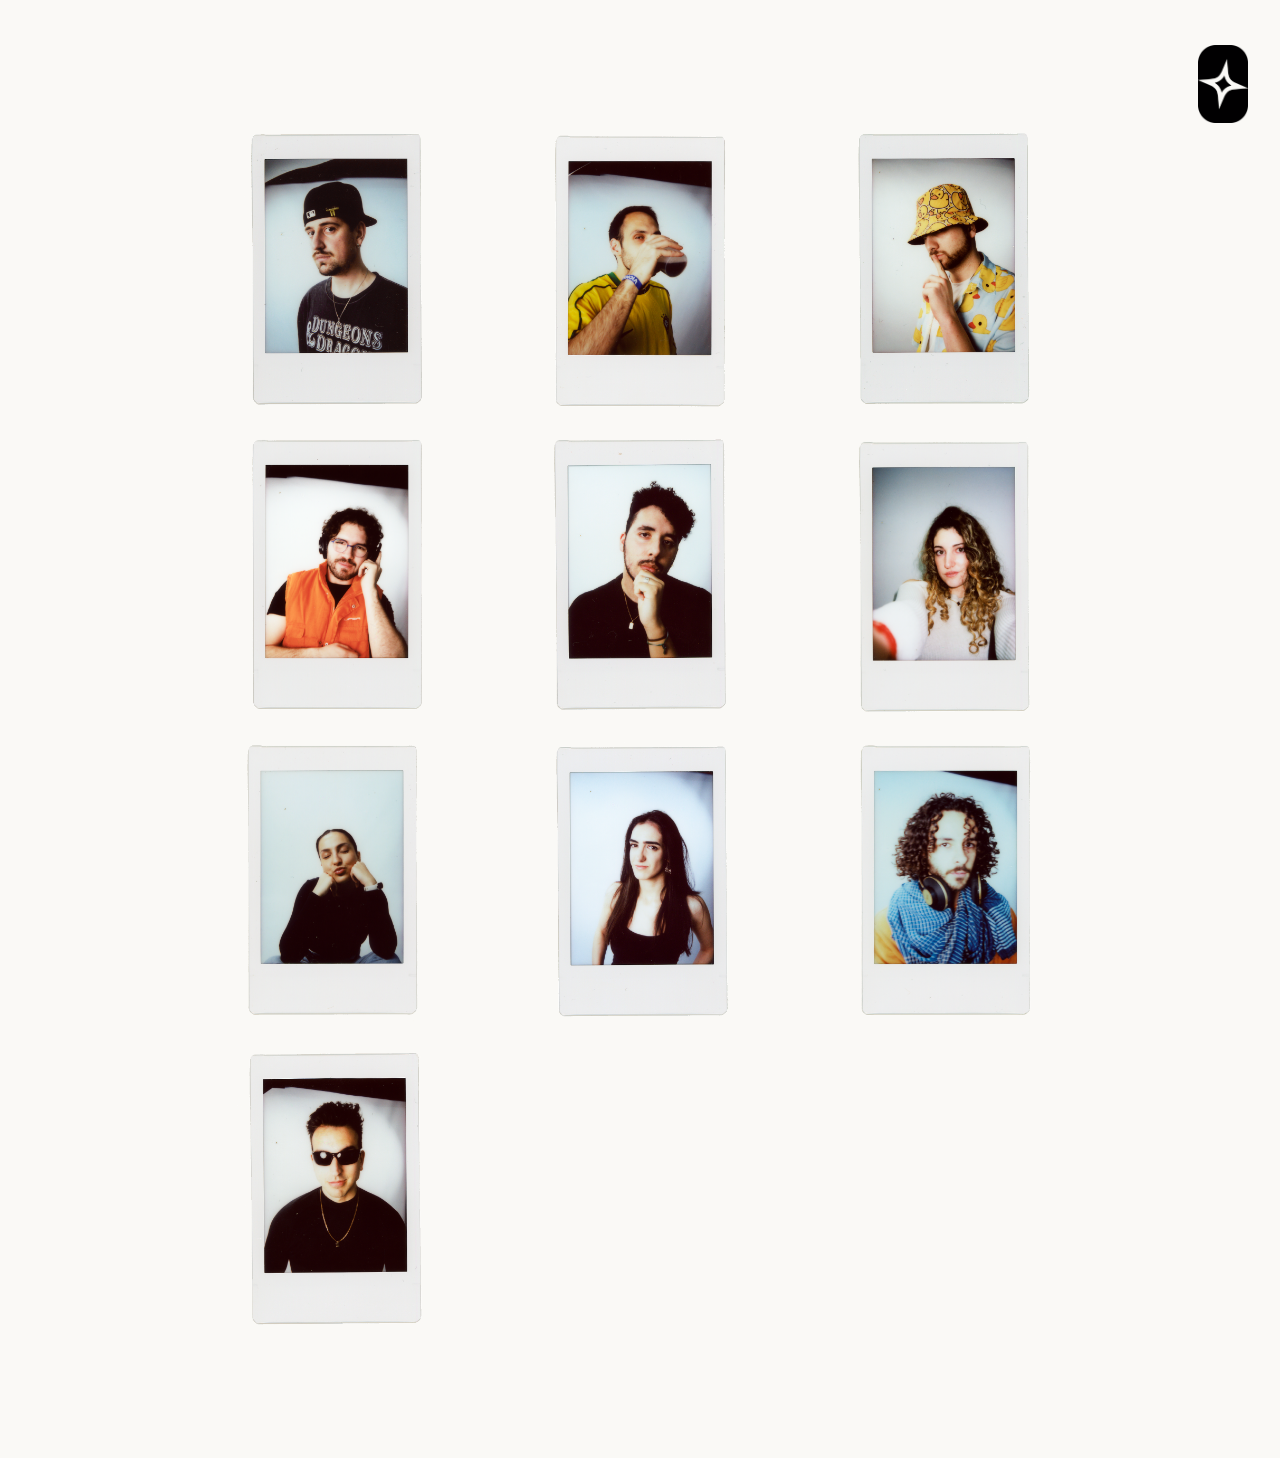
<file: polaroids/index.html>
<!DOCTYPE html>
<html lang="es">
<head>
    <meta charset="UTF-8">
    <meta name="viewport" content="width=device-width, initial-scale=1.0">
    <title>Ciclo Productions</title>
    <link rel="stylesheet" href="../CSS/index.css">
</head>
<body style="background-color: #FAF9F6;">
    <div id="proyectos">
        <div id="header">
            <a href="../index.html">
                <img class="cicloIcon pointer" id="iconHeader" src="../img/icononegro.png" alt="">
              </a>
        </div>
        <div id="content">    
        </div>
    </div>
    <div class="gallery">
        <div class="polaroid" onclick="flipImage(this)">
            <img src="../img/polaroids/Raul 2.png" alt="Polaroid">
            <img src="../img/polaroids/desc_raul.png" alt="Polaroid reverso" class="back">
        </div>
        <div class="polaroid" onclick="flipImage(this)">
            <img src="../img/polaroids/Chema.png" alt="Polaroid">
            <img src="../img/polaroids/desc_chema.png" alt="Polaroid reverso" class="back">
        </div>
        <div class="polaroid" onclick="flipImage(this)">
            <img src="../img/polaroids/Dani.png" alt="Polaroid">
            <img src="../img/polaroids/desc_daniel.png" alt="Polaroid reverso" class="back">
        </div>
        <div class="polaroid" onclick="flipImage(this)">
            <img src="../img/polaroids/David.png" alt="Polaroid">
            <img src="../img/polaroids/desc_david.png" alt="Polaroid reverso" class="back">
        </div>
        <div class="polaroid" onclick="flipImage(this)">
            <img src="../img/polaroids/Diego 1.png" alt="Polaroid">
            <img src="../img/polaroids/desc_diego.png" alt="Polaroid reverso" class="back">
        </div>
        <div class="polaroid" onclick="flipImage(this)">
            <img src="../img/polaroids/Judy 4.png" alt="Polaroid">
            <img src="../img/polaroids/desc_judy.png" alt="Polaroid reverso" class="back">
        </div>
        <div class="polaroid" onclick="flipImage(this)">
            <img src="../img/polaroids/Lidia 2.png" alt="Polaroid">
            <img src="../img/polaroids/desc_lidia.png" alt="Polaroid reverso" class="back">
        </div>
        <div class="polaroid" onclick="flipImage(this)">
            <img src="../img/polaroids/Lucia.png" alt="Polaroid">
            <img src="../img/polaroids/desc_lucia.png" alt="Polaroid reverso" class="back">
        </div>
        <div class="polaroid" onclick="flipImage(this)">
            <img src="../img/polaroids/Rodri.png" alt="Polaroid">
            <img src="../img/polaroids/desc_rodri.png" alt="Polaroid reverso" class="back">
        </div>
        <div class="polaroid" onclick="flipImage(this)">
            <img src="../img/polaroids/Teje.png" alt="Polaroid">
            <img src="../img/polaroids/desc_teje.png" alt="Polaroid reverso" class="back">
        </div>
    </div>
    <script src="./js/script.js"></script>
</body>
</html>
</file>
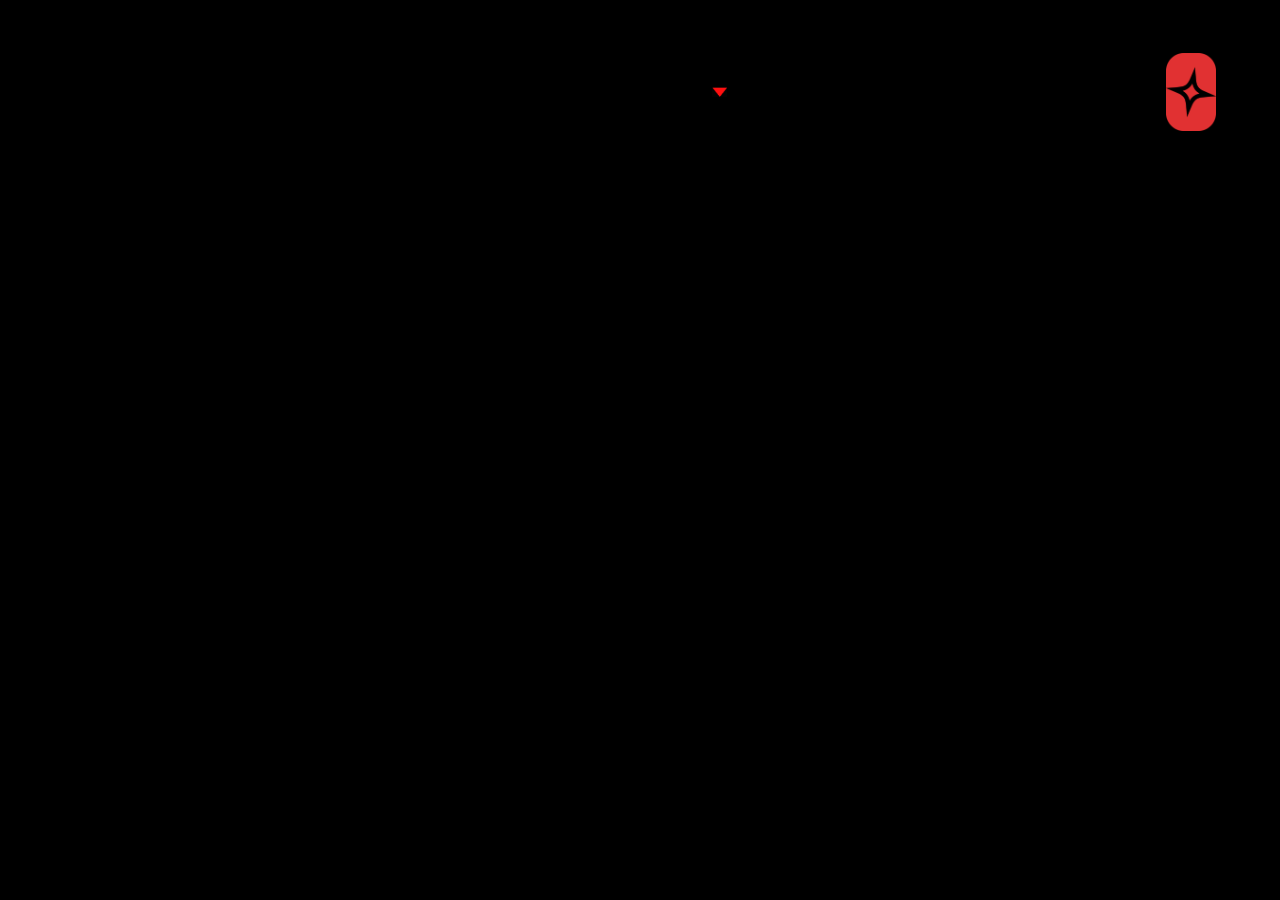
<file: proyecto/index.html>
<!DOCTYPE html>
<html lang="en">
<head>
    <meta charset="UTF-8">
    <meta name="viewport" content="width=device-width, initial-scale=1.0">
    <title>Ciclo Productions</title>
    <link rel="stylesheet" href="./css/index.css">
</head>
<body>
    <div id="proyectos">
        <div id="header">
            <div class="ordenador">nuestra videoteca</div>
            <div id="menu"><div id="thisCiclo"></div> <img src="./img/dropdown.png" alt="" id="menuArrow"></div>
            <img class="cicloIcon pointer" id="iconHeader" src="../img/iconorojo.png" alt="">
        </div>
        <div id="content">    
        </div>
    </div>
    <div id="passPage" class="hidePass">
        <div id="passContent">
            <div>system# cargando ciclogénesis explosiva</div>
            <div>o</div>
            <div>o</div>
            <div>o</div>
            <div>system# error</div>
            <div>system# necesaria contraseña</div>
            <div id="formPass">
                <input type="password" id="passInput"/>
                <div id="sendPass">enviar</div>
            </div>  
        </div>
    </div>
    <script src="./js/index.js"></script>
</body>
</html>
</file>
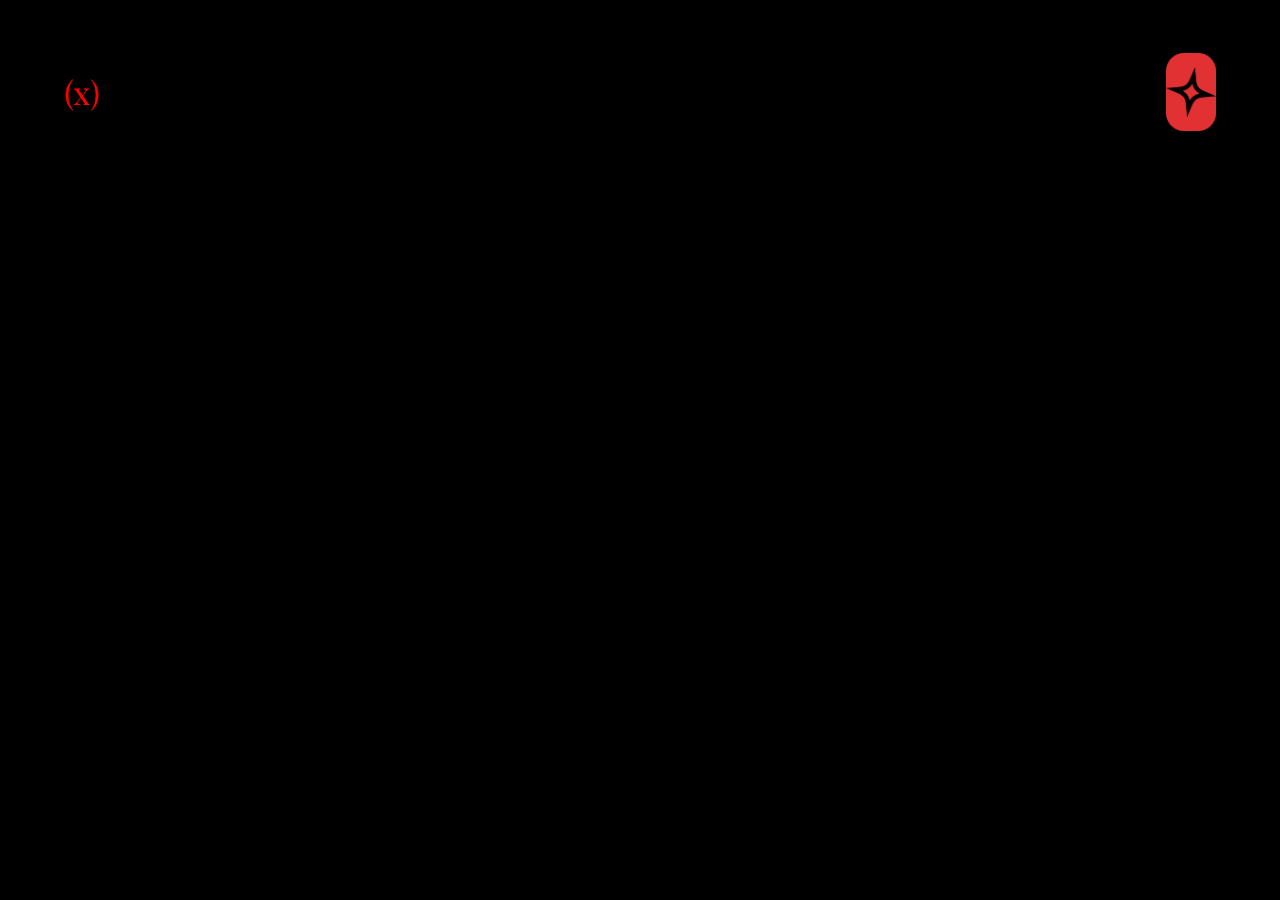
<file: proyecto/corto/index.html>
<!DOCTYPE html>
<html lang="en">
<head>
    <meta charset="UTF-8">
    <meta name="viewport" content="width=device-width, initial-scale=1.0">
    <title>Ciclo Productions</title>
    <link rel="stylesheet" href="./css/index.css">
</head>
<body>
    <div id="corto">
        <div id="header">
            <div id="titulo" class="pointer">(x)</div>
            <img class="cicloIcon pointer" id="iconHeader" src="../../img/iconorojo.png" alt="">
        </div>
        <div id="content">
            <iframe id="cortoVideo" title="YouTube video player" frameborder="0" 
            allow="accelerometer; autoplay; clipboard-write; 
            encrypted-media; gyroscope; picture-in-picture; web-share" 
            referrerpolicy="strict-origin-when-cross-origin" allowfullscreen></iframe> 
            <div id="curiosidades"></div>
        </div>
    </div>
    <script src="./js/index.js" ></script>
</body>
</html>
</file>
<file: CSS/index.css>
@font-face {
    font-family: PlayfairDisplay;
    src: url(../fuente/Playfair_Display/PlayfairDisplay-VariableFont_wght.ttf) format('woff');
  }

@font-face {
    font-family: helvetica;
    src: url(../fuente/helvetica/Helvetica.ttf) format('woff');
}

*{
    font-family: PlayfairDisplay;
    line-height: 1.4;
}

body{
    margin: 0;
    scroll-behavior: smooth;
}

#container{
    height: 100vh;
    scroll-snap-type: y mandatory;
    overflow-y: scroll;
}

.section{
    height: 100vh; 
    scroll-snap-align: start;
}

.movil{
    display: none;
}

.linkMus{
    color: teal;
    text-decoration: none;
}

.linkGala{
    color: orange;
    text-decoration: none;
}

.linkNiebla{
    color: darkblue;
    text-decoration: none;
}

#main{
    position: relative;
    display: flex;
    flex-direction: column;
    flex-wrap: nowrap;
    justify-content: center;
    align-items: center;
    background-color: #FAF9F6;
}

#header{
    display: flex;
    flex-direction: row;
    width: 100%;
    justify-content: end;
    margin-top: 5vh;
    margin-right: 5vw;
    background-color: #FAF9F6;
}

#globoMain {
    position: absolute;
    width: 15vw;
    top: 20%;
    left: 10%;
    transform: translate(-50%, -50%);
    transition: transform 0.5s linear;
}

.boton{
    padding: 0px 20px ;
    font-size: 20px;
    color:#555555;
}

.pointer:hover{
    cursor: pointer;
}

.boton:hover{
    opacity: 80%;
    cursor: pointer;
}

.boton:active{
    opacity: 50%;
}

#info{
    width: 100%;
    height: fit-content;
    display: flex;
    flex-direction: row;
    flex-wrap: nowrap;
    justify-content: space-between;
    align-items: end;
    background-color: #FAF9F6;
}

#separacionInfo{
    width: 10px;
}

#cicloImg{
    width: 65vw;
    padding-left: 2vw;
}
#cicloText{
    width: 25vw;
    color: #1c1c1c;
    font-size: 28px;
    padding-right: 2vw;
    padding-bottom: 5vh;
}

#videoteca{
    background-image: url("../img/fondovinos.gif");
    background-size: cover;
    display: flex;
    align-items: center;
    flex-direction: column;
    color:  #FAF9F6;
    position: relative;
}

.secondHeader{
    width: 90vw;
    font-size: 32px;
    display:flex;
    align-items: center;
    justify-content: space-between;
    flex-wrap: nowrap;
    flex-direction: row;
    margin-top: 5vh;
}

.cicloIcon{
    width: 50px;
}

#sliderVinoteca{
    width: 60vw;
    height:80vh;
    display: flex;
    flex-direction: row;
    flex-wrap: nowrap;
    align-items: center;
    justify-content: space-between;
    font-size: 40px;
}

#sliderContent{
    width: 100vw;
    display: flex;
    flex-direction: row;
    justify-content: space-between;
    align-items: center;
    position: relative;
    margin: 20px;
}

#currentCicloText{
    font-family: helvetica;
    width:25vw;
    height: fit-content;
    font-size: 20px;
    text-align: left;
}

#currentCicloText h1{
    font-size: 35px;
}

.sliderButtons:hover{
    cursor: pointer;
    transform: scale(0.9);
    opacity: 60%;
}

.sliderButtons:active{
    cursor: pointer;
    transform: scale(1.1);
    opacity: 10%;
}

.sliderMostrarVinoIz{
    animation: sliderMostrarVinoIz 1s 1;
    animation-fill-mode: forwards;
}

.sliderOcultarVinoIz{
    animation: sliderOcultarVinoIz 1s 1;
    animation-fill-mode: forwards;
}

.sliderMostrarVinoDer{
    animation: sliderMostrarVinoDer 1s 1;
    animation-fill-mode: forwards;
}

.sliderOcultarVinoDer{
    animation: sliderOcultarVinoDer 1s 1;
    animation-fill-mode: forwards;
}

@keyframes sliderMostrarVinoIz{
    0%{transform: scale(0.8,0.8); right: 30%; opacity: 0;}
    100%{transform: scale(1,1); right: 0%; opacity: 1;}
}

@keyframes sliderOcultarVinoIz {
    0%{transform: scale(1,1); left: 0%; opacity: 1;}
    100%{transform: scale(0.8,0.8); left: 30%; opacity: 0;}
}

@keyframes sliderMostrarVinoDer{
    0%{transform: scale(0.8,0.8); left: 30%; opacity: 0;}
    100%{transform: scale(1,1); left: 0%; opacity: 1;}
}

@keyframes sliderOcultarVinoDer {
    0%{transform: scale(1,1); right: 0%; opacity: 1;}
    100%{transform: scale(0.8,0.8); right: 30%; opacity: 0;}
}

#proyectos{
    background-color: #FAF9F6;
    display: flex;
    flex-direction: column;
    justify-content: start;
    align-items: center;
    position: relative;
}


#contentProyectos{
    display: flex;
    flex-direction: column;
    flex-wrap: nowrap;
    justify-content: space-around;
    align-items: start;
    height: 40vh;
}

.flexRowButtons{
    width: 90vw;
    display: flex;
    flex-wrap: nowrap;
    flex-direction: row;
    justify-content: start;
}

.botonesProyectos{
    font-size: 40px;
    border-radius: 25px;
    padding: 15px 10px;
    width: 550px;
}

.botonesProyectos:hover{
    cursor: pointer;
    transform: scale(0.9);
    opacity: 0.8;
}

.botonesProyectos:active{
    cursor: pointer;
    transform: scale(1.1);
    opacity: 0.5;
}

#galaProyectos{
    background-image: url("../img/gala.png");
    background-size: cover;
}
#musProyectos{
    background-image: url("../img/mus.png");
    background-size: cover;
}
#becasProyectos{
    background-image: url("../img/niebla.png");
    background-size: cover;
}

#cicloMascota{
    position: absolute;
    bottom: 0px;
    right: 2vw;
    width: 50vw;
}


.popUp{
    position: absolute;
    overflow: hidden;
    width: 100%;
    height: 100%;
    z-index: 15;

    display: flex;
    flex-direction: column;
    align-items: center;

    transform: scale(0);
}

#galaPopUp{
    background-color: #ffd425;
}
.contentGala{
    display: flex;
    flex-wrap: wrap;
    justify-content: space-around;
    align-items: center;
    height: fit-content;
    width: 100%;
}

.contentGala:nth-child(even){
    flex-direction: row-reverse;
}

.textGala{
    align-items: center;
    width: 40vw;
    height: fit-content;
    text-align: left;
    padding-bottom: 40px;
    font-size: 20px;
    font-family: helvetica;
    padding-bottom: 40px;

}

.imagenGala{
    width: 40vw;
    padding-bottom: 40px;
}

.cicloVideo{
    width: 40vw;
    padding-bottom: 40px;
}

#trailerCicloIV{
    margin-top: 40px;
    margin-bottom: 20px;
    width: 40vw;
}

#musPopUp{
    background-color: #46ff36;
}

.contentMus{
    display: flex;
    flex-direction: row;
    justify-content: space-around;
    flex-wrap: wrap;
    align-items: center;
    width: 100%;
    padding-bottom: 40px;
}

.contentMus:nth-child(even){
    flex-direction: row-reverse;
}

.textMus{
    width: 40vw;
    text-align: left;
    padding-bottom: 40px;
    font-family: helvetica;
    font-size: 20px;
}

#musHeader{
    width: 30vw;
}

.imgMus{
    width: 40vw;
    padding-bottom: 40px;
}

#nieblaPopUp{
    background-color: #77f0ff;
}

.contentNiebla{
    display: flex;
    flex-direction: row;
    justify-content: space-around;
    flex-wrap: wrap;
    align-items: center;
    width: 100%;
    padding-bottom: 40px;
}

.contentNiebla:nth-child(odd){
    flex-direction: row-reverse;
}

.textNiebla{
    width: 40vw;
    text-align: left;
    padding-bottom: 40px;
    font-family: helvetica;
    font-size: 20px;
}

.imgNiebla{
    width: 40vw;
    padding-bottom: 40px;
}

#ciclofix{
    position: absolute;
    overflow: hidden;
    width: 100%;
    height: 100%;
    z-index: 15;
    display: flex;
    justify-content: center;
    align-items: center;
    background: black;
}

#imgCicloFlix{
    width: 20vw;
}

.showPopUp{
    /* animation: showPopUp 1s 1;
    animation-fill-mode: forwards; */
    transform: scale(1);
    opacity: 1;
}
.hidePopUp{
    /* animation: hidePopUp 1s 1;
    animation-fill-mode: forwards; */
    transform: scale(0);
    opacity: 0;
}

/* @keyframes showPopUp{
    0%{transform: scale(0); opacity: 0;}
    100%{transform: scale(1); opacity: 1;}
} */

/* @keyframes hidePopUp{
    0%{transform: scale(1); opacity: 1;}
    100%{transform: scale(0); opacity: 0;}
} */

.closePopUp:hover{
    cursor: pointer;
    transform: scale(0.9);
    opacity: 0.8;
}

.closePopUp:hover{
    cursor: pointer;
    transform: scale(1.1);
    opacity: 0.5;
}

#videotecaTitulo{
    color: #ff0f0f;
}
@media only screen and (max-width: 1025px) {
    .movil{
        display: none;
    }

    #main{
        justify-content: space-between;
    }
    #header{
       margin-top: 5.625vh;
    }

    #info{
        flex-direction: column;
        justify-content: center;
        align-items: center;
        margin-bottom: 12vh;
    }
    
    #cicloImg{
        width: 90vw;
        padding-left: 0vw;
        margin-bottom: 40px;
    }
    #cicloText{
        width: 90vw;
        color:#1c1c1c;
        padding-right: 0vw;
        font-size: 20px;
    }

    #sliderVinoteca{
        width: 95vw;
        height:50vh;
        display: flex;
        flex-direction: row;
        flex-wrap: nowrap;
        align-items: center;
        justify-content: space-between;
        font-size: 40px;
        margin-top: 10vh;

    }
    #sliderContent{
        width: 100vw;
        display: flex;
        flex-direction: column;
        justify-content: space-between;
        align-items: center;
        position: relative;
        margin: 20px;
    }

    #currentCicloImg{
        height: 50vh;
    }
    #currentCicloText{
        width:95%;
        height: fit-content;
        text-align: center;
        font-size: 13px;
        text-align: left;
    }

    #currentCicloText h1{
        margin-block-end: 0.32em;
        font-size: 23px;
    }

    #cicloMascota{
        position: absolute;
        bottom: 0px;
        right: 0px;
        left: 0px;
        width: 98vw;
        max-width: 550px;
        max-height: 40vh;
        margin:auto;
    }
    
    .botonesProyectos{
        font-size: 25px;
        border-radius: 25px;
        padding: 15px 10px;
        width: fit-content;
        min-width: 90vw;
    }

    .flexRowButtons{
        justify-content: center;
    }

    #contentMus{
        display: flex;
        flex-direction: column;
        justify-content: space-around;
        align-items: center;
        width: 100%;
        height: 70vh
    }
    
    #logoMus{
        width: 60%;
    }

    #textMus{
        width: 90vw;
        text-align: center;
    }

    #contentNiebla{
        display: flex;
        flex-direction: column;
        justify-content: space-around;
        align-items: center;
        width: 100%;
        height: 70vh
    }   

    #textNiebla{
        width: 90vw;
        text-align: center;
        margin-bottom: 40px;
    }
    
    .cicloIcon{
        width: 40px;
    }

    .tituloHeader{
        font-weight: bold;
        font-size: 30px;
    }

    #contentProyectos{
        height: 35vh;
    }

    .secondHeader{
        margin-bottom: 5vh;
    }

    
    .contentGala:nth-child(even){
        flex-direction: row;
    }
    
    .textGala{
        width: 90vw;
        font-size: medium;
    }
    
    .imagenGala{
        width: 100vw;
    }
    
    .cicloVideo{
        width: 90vw;
    }

    .contentMus:nth-child(even){
        flex-direction: row;
    }
    
    .textMus{
        width: 90vw;
        font-size: medium
    }
    
    .imgMus{
        width: 90vw;
    }

    #imgCicloFlix{
        width: 80vw;
    }

    #musHeader{
        width: 90vw;
    }

    #trailerCicloIV{
        width: 90vw;
    }

    #globoMain {
        width: 40vw;
    }
}

@media only screen and (min-width: 1025px) {
    #currentCicloImg{
        height: 70vh;
    }
    .contentNiebla{
        margin-top: 2vh;
    }
}

.gallery {
    display: grid;
    grid-template-columns: repeat(3, 1fr);
    gap: 20px;
    max-width: 70%;
    margin: 0 auto;
    margin-bottom: 10%;
}

.polaroid {
    position: relative;
    width: 100%;
    padding-bottom: 100%;
    perspective: 1000px;
    cursor: pointer;
}

.polaroid img {
    position: absolute;
    width: 100%;
    height: 100%;
    backface-visibility: hidden;
    transition: transform 0.6s;
}

.polaroid .back {
    transform: rotateY(180deg);
}

.polaroid.flipped img:first-child {
    transform: rotateY(180deg);
}

.polaroid.flipped .back {
    transform: rotateY(0deg);
}

@media (max-width: 768px) {
    .gallery {
        display: flex;
        flex-direction: column;
        gap: 40px;
        max-width: 90%;
    }

    .polaroid {
        width: 100%;
        padding-bottom: 100%;
    }
}



#loader {
    position: fixed;
    top: 0;
    left: 0;
    width: 100%;
    height: 100%;
    background-color: #FAF9F6;
    display: flex;
    justify-content: center;
    align-items: center;
    z-index: 9999;
  }
  
  #loading-logo {
    width: 100px;
    height: 100px;
    animation: spin 2s linear infinite;
  }
  
  @keyframes spin {
    0% { transform: rotate(0deg); }
    100% { transform: rotate(360deg); }
  }
</file>
<file: proyecto/css/index.css>
@font-face {
    font-family: PlayfairDisplay;
    src: url(../../fuente/Playfair_Display/PlayfairDisplay-VariableFont_wght.ttf) format('woff');
}
@font-face {
    font-family: helvetica;
    src: url(../../fuente/helvetica/Helvetica.ttf) format('woff');
}

*{
    font-family: PlayfairDisplay;
    line-height: 1.4;
}

body{
    background-color: black;
}

#proyectos{
    display: flex;
    flex-direction: column;
    flex-wrap: nowrap;
    justify-content: center;
    align-items: center;
    
    height: fit-content;
}

#header{
    color: red;
    display: flex;
    flex-wrap: nowrap;
    justify-content: space-between;
    
    align-items: center;
    margin-top: 5vh;
    width: 90vw;
    font-size: 30px;
}

#iconHeader{
    width: 50px;
}

#content{
    display: flex;
    flex-wrap: wrap;
    flex-direction: row;
    align-items: start;
    justify-content: space-around;

    color: white;

    width: 100%;
}

.cortoContainer{
    margin-top: 35px;
    width: min-content;
}

.imgCorto{
    width: 400px;
    height: 225px;
}

#menu{
    position: relative;
    display: flex;
    flex-direction: row;
    flex-wrap: nowrap;
    justify-content: center;
    align-items: center;
}

#menuArrow{
    width: 15px;
    height: 10px;
}

#menuPopUp{
    position: absolute;
    overflow: scroll;
    width: max-content;
    height: max-content;
    z-index: 15;
    top: 4vh;

    display: flex;
    flex-direction: column;
    justify-content: center;
    align-items: center;

    background-color: black;
    overflow: hidden;
}

#menuPopUp div{
    font-size: 25px;
    padding:10px 15px;
    color: red;
    border-bottom: 1px solid red;
    width: 100%;
    text-align: center;
}

#menuPopUp div:hover{
    cursor: pointer;
}

#menuBackground{
        position: absolute;
        overflow: hidden;
        width: 100%;
        height: 200vh;
        z-index: 10;  
        /* background-color: grey; */
        top:0;
}

.pointer:hover{
    cursor: pointer;
}

.arrowOpen{
    animation: arrowOpen 0.5s 1;
    animation-fill-mode: forwards;
}

.arrowClose{
    animation: arrowClose 0.5s 1;
    animation-fill-mode: forwards;
}

@keyframes arrowOpen{
    0%{transform: rotate(0deg);}
    100%{transform: rotate(-90deg);}
}

@keyframes arrowClose{
    0%{transform: rotate(-90deg);}
    100%{transform: rotate(0deg);}
}

.tituloCorto{
font-size: 30px;
font-family: helvetica;
}

#passPage{
    position: absolute;
    width: 100vw;
    height: 100vh;
    z-index: 9;
    background-image: url("../img/whiteNoise.webp");
    display: flex;
    justify-content: center;
    align-items: center;
    top:15vh;
}

#passContent{
    display: flex;
    flex-wrap: nowrap;
    flex-direction: column;
    justify-content: start;
    align-items: start;
    width: 25vw;
    height: fit-content;
    background-color:rgb(46, 46, 46);
    z-index: 10;
    border-radius: 30px;
    color: #00FF00;
    font-size: 20px;
    padding: 20px;
    margin: 0;
}

#formPass{
    margin-top: 15px;
    display: flex;
    flex-direction: row;
    flex-wrap: wrap;
    justify-content: space-around;
    align-items: center;
    width: 100%;
}
#sendPass{
    border: solid #00FF00 1px;
    padding: 5px 10px;
}

#passInput{
    background-color: grey;
    color:#00FF00;
}

.showPass{
    transform: scale(1);
}

.hidePass{
    transform: scale(0);
}
@media only screen and (max-width: 1025px) {
    .ordenador{
        display: none;
    }

    .imgCorto{
        width: 350px;
        height: 196.875px;
    }

    #menuPopUp{
        top: 5vh;
        left: 3vw;
    }
    
    .tituloCorto{
        font-size: 25px;
        font-family: helvetica;
    }
    
    #iconHeader{
        width: 40px;
    }

    #passContent{
        width: 80vw;
    }

    #iconHeader{
        margin-left: 10vw;
    }    
}
</file>
<file: proyecto/corto/css/index.css>
@font-face {
    font-family: PlayfairDisplay;
    src: url(../../../fuente/Playfair_Display/PlayfairDisplay-VariableFont_wght.ttf) format('woff');
}

@font-face {
    font-family: helvetica;
    src: url(../../../fuente/helvetica/Helvetica.ttf) format('woff');
}

*{
    font-family: PlayfairDisplay;
    line-height: 1.4;
}

body{
    background-color: black;
}

.pointer:hover{
    cursor: pointer;
}

#corto{
    display: flex;
    flex-direction: column;
    flex-wrap: nowrap;
    justify-content: center;
    align-items: center;
    
    height: fit-content;
}

#header{
    color: red;
    display: flex;
    flex-wrap: nowrap;
    justify-content: space-between;
    
    align-items: center;
    margin-top: 5vh;
    width: 90vw;
    font-size: 32px;
}

#iconHeader{
    width: 50px;
}

#content{
    display: flex;
    flex-direction: row;
    align-items: center;
    justify-content: space-around;
    color: white;
    width: 100%;
    height: 70vh;
}

#cortoVideo{
    width: 45vw;
    height: 45vh;
}

#curiosidades{
    color: white;
    height: fit-content;
    width: 40vw;
    text-align: center;
    font-family: helvetica;
}

@media only screen and (max-width: 1025px) {
    #content{
        flex-direction: column;
        height: fit-content;
    }
    
    #cortoVideo{
        width: 500px;
        max-width: 90vw;
        height: 90vh;
        max-height: 30vh;
        margin-bottom: 45px;
        margin-top: 15vh;
    }
    
    #curiosidades{
        height: fit-content;
        width: 90vw;
    }

    #titulo{
        max-width: 60vw;
    }

    #iconHeader{
        width: 40px;
    }
}
</file>
